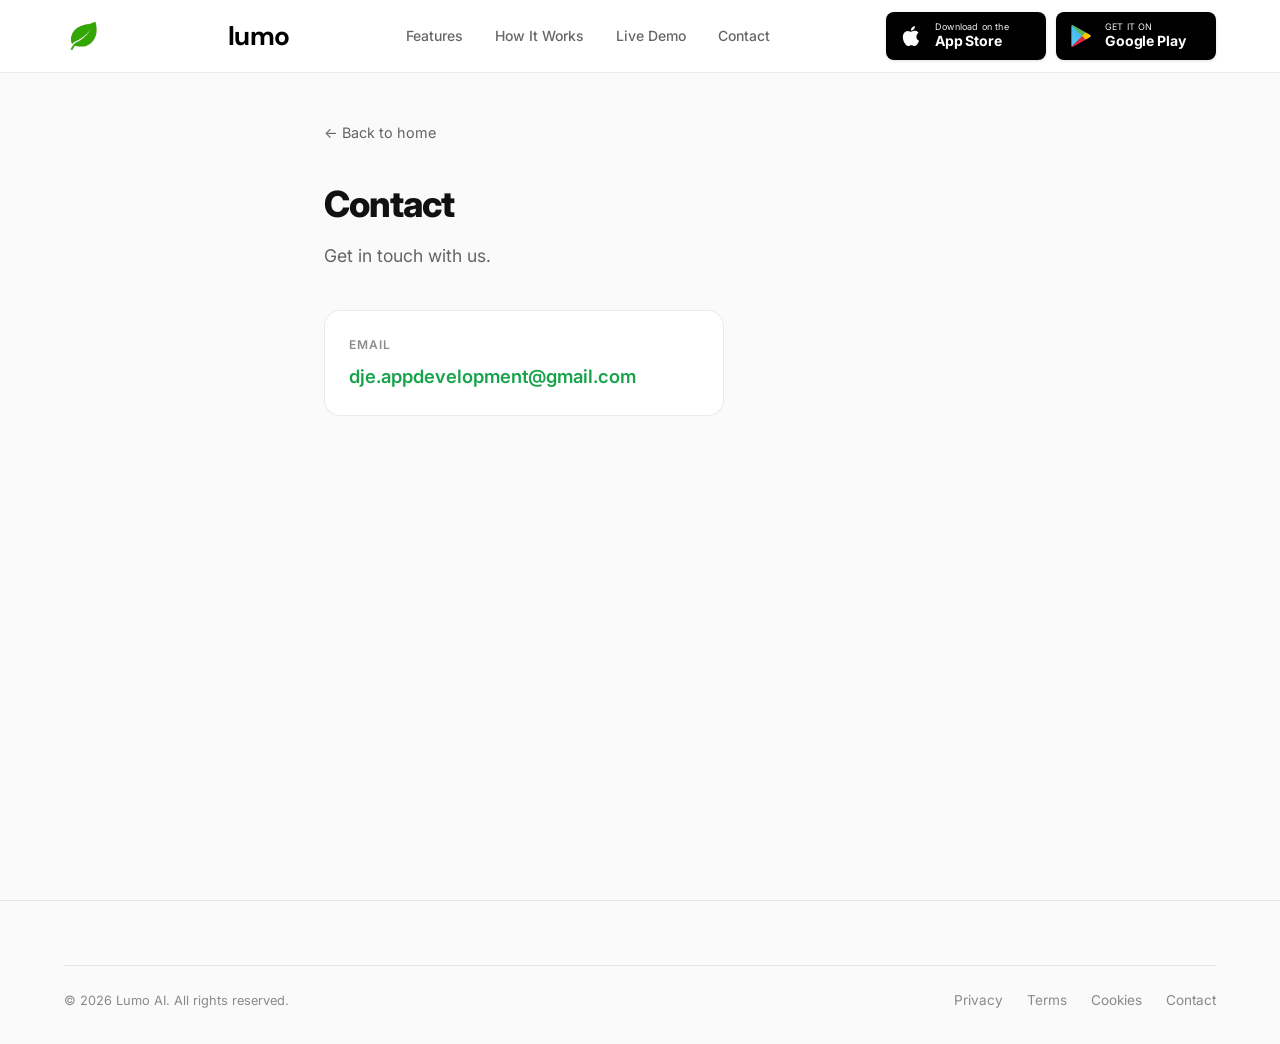
<file: contact.html>
<!DOCTYPE html>
<html lang="en">
<head>
  <meta charset="UTF-8" />
  <meta name="viewport" content="width=device-width, initial-scale=1.0" />
  <title>Contact | Lumo AI</title>
  <link rel="icon" type="image/svg+xml" href="data:image/svg+xml,<svg xmlns='http://www.w3.org/2000/svg' viewBox='0 0 100 100'><text y='.9em' font-size='90'>🔬</text></svg>" />
  <link rel="preconnect" href="https://fonts.googleapis.com" />
  <link rel="preconnect" href="https://fonts.gstatic.com" crossorigin />
  <link href="https://fonts.googleapis.com/css2?family=Inter:wght@300;400;500;600;700&family=DM+Sans:wght@600;700&display=swap" rel="stylesheet" />
  <link rel="stylesheet" href="styles.css" />
</head>
<body>
  <nav class="navbar scrolled" id="navbar">
    <div class="nav-container">
      <a href="index.html" class="nav-logo">
        <img src="assets/inapp_logo.png" alt="Lumo" class="nav-logo-img" />
        <span class="nav-logo-text">lumo</span>
      </a>
      <div class="nav-links">
        <a href="index.html#features">Features</a>
        <a href="index.html#how-it-works">How It Works</a>
        <a href="index.html#demo">Live Demo</a>
        <a href="contact.html">Contact</a>
      </div>
      <div class="nav-store-buttons">
        <a href="https://apps.apple.com/id/app/lumo-know-what-you-buy/id6758879492" target="_blank" rel="noopener noreferrer" class="store-btn store-btn-badge store-btn-apple store-btn-nav" aria-label="Download on the App Store">
          <span class="store-btn-icon"><svg viewBox="0 0 24 24" fill="currentColor"><path d="M18.71 19.5c-.83 1.24-1.71 2.45-3.05 2.47-1.34.03-1.77-.79-3.29-.79-1.53 0-2 .77-3.27.82-1.31.05-2.3-1.32-3.14-2.53C4.25 17 2.94 12.45 4.7 9.39c.87-1.52 2.43-2.48 4.12-2.51 1.28-.02 2.5.87 3.29.87.78 0 2.26-1.07 3.8-.91.65.03 2.47.26 3.64 1.98-.09.06-2.17 1.28-2.15 3.81.03 3.02 2.65 4.03 2.68 4.04-.03.07-.42 1.44-1.38 2.83M13 3.5c.73-.83 1.94-1.46 2.94-1.5.13 1.17-.34 2.35-1.04 3.19-.69.85-1.83 1.51-2.95 1.42-.15-1.15.41-2.35 1.05-3.11z"/></svg></span>
          <span class="store-btn-text"><span class="store-label">Download on the</span><span class="store-name">App Store</span></span>
        </a>
        <a href="#" class="store-btn store-btn-badge store-btn-play store-btn-nav" aria-label="Get it on Google Play">
          <span class="store-btn-icon store-btn-icon-play"><img src="assets/google-play-logo.png" alt="" width="22" height="22" /></span>
          <span class="store-btn-text"><span class="store-label">GET IT ON</span><span class="store-name">Google Play</span></span>
        </a>
      </div>
      <button class="nav-menu-btn" id="menuBtn" aria-label="Toggle menu">
        <span></span><span></span><span></span>
      </button>
    </div>
  </nav>
  <div class="mobile-menu" id="mobileMenu">
    <a href="index.html#features">Features</a>
    <a href="index.html#how-it-works">How It Works</a>
    <a href="index.html#demo">Live Demo</a>
    <a href="contact.html">Contact</a>
    <div class="mobile-store-buttons">
      <a href="https://apps.apple.com/id/app/lumo-know-what-you-buy/id6758879492" target="_blank" rel="noopener noreferrer" class="store-btn store-btn-badge store-btn-apple"><span class="store-btn-icon"><svg viewBox="0 0 24 24" fill="currentColor"><path d="M18.71 19.5c-.83 1.24-1.71 2.45-3.05 2.47-1.34.03-1.77-.79-3.29-.79-1.53 0-2 .77-3.27.82-1.31.05-2.3-1.32-3.14-2.53C4.25 17 2.94 12.45 4.7 9.39c.87-1.52 2.43-2.48 4.12-2.51 1.28-.02 2.5.87 3.29.87.78 0 2.26-1.07 3.8-.91.65.03 2.47.26 3.64 1.98-.09.06-2.17 1.28-2.15 3.81.03 3.02 2.65 4.03 2.68 4.04-.03.07-.42 1.44-1.38 2.83M13 3.5c.73-.83 1.94-1.46 2.94-1.5.13 1.17-.34 2.35-1.04 3.19-.69.85-1.83 1.51-2.95 1.42-.15-1.15.41-2.35 1.05-3.11z"/></svg></span><span class="store-btn-text"><span class="store-label">Download on the</span><span class="store-name">App Store</span></span></a>
      <a href="#" class="store-btn store-btn-badge store-btn-play"><span class="store-btn-icon store-btn-icon-play"><img src="assets/google-play-logo.png" alt="" width="26" height="26" /></span><span class="store-btn-text"><span class="store-label">GET IT ON</span><span class="store-name">Google Play</span></span></a>
    </div>
  </div>

  <main class="legal-page">
    <div class="legal-wrap">
      <a href="index.html" class="legal-back">← Back to home</a>
      <h1>Contact</h1>
      <p class="legal-lead">Get in touch with us.</p>
      <div class="contact-email">
        <span class="contact-label">Email</span>
        <a href="mailto:dje.appdevelopment@gmail.com" class="contact-link">dje.appdevelopment@gmail.com</a>
      </div>
    </div>
  </main>

  <footer class="footer footer-compact">
    <div class="container">
      <div class="footer-bottom">
        <span>&copy; 2026 Lumo AI. All rights reserved.</span>
        <div class="footer-links-inline">
          <a href="privacy-policy.html">Privacy</a>
          <a href="terms-of-service.html">Terms</a>
          <a href="cookie-policy.html">Cookies</a>
          <a href="contact.html">Contact</a>
        </div>
      </div>
    </div>
  </footer>
  <script>
    document.getElementById('menuBtn').addEventListener('click', function() {
      this.classList.toggle('active');
      document.getElementById('mobileMenu').classList.toggle('active');
      document.body.style.overflow = document.getElementById('mobileMenu').classList.contains('active') ? 'hidden' : '';
    });
    document.querySelectorAll('.mobile-menu a').forEach(function(a) {
      a.addEventListener('click', function() {
        document.getElementById('menuBtn').classList.remove('active');
        document.getElementById('mobileMenu').classList.remove('active');
        document.body.style.overflow = '';
      });
    });
  </script>
</body>
</html>
</file>
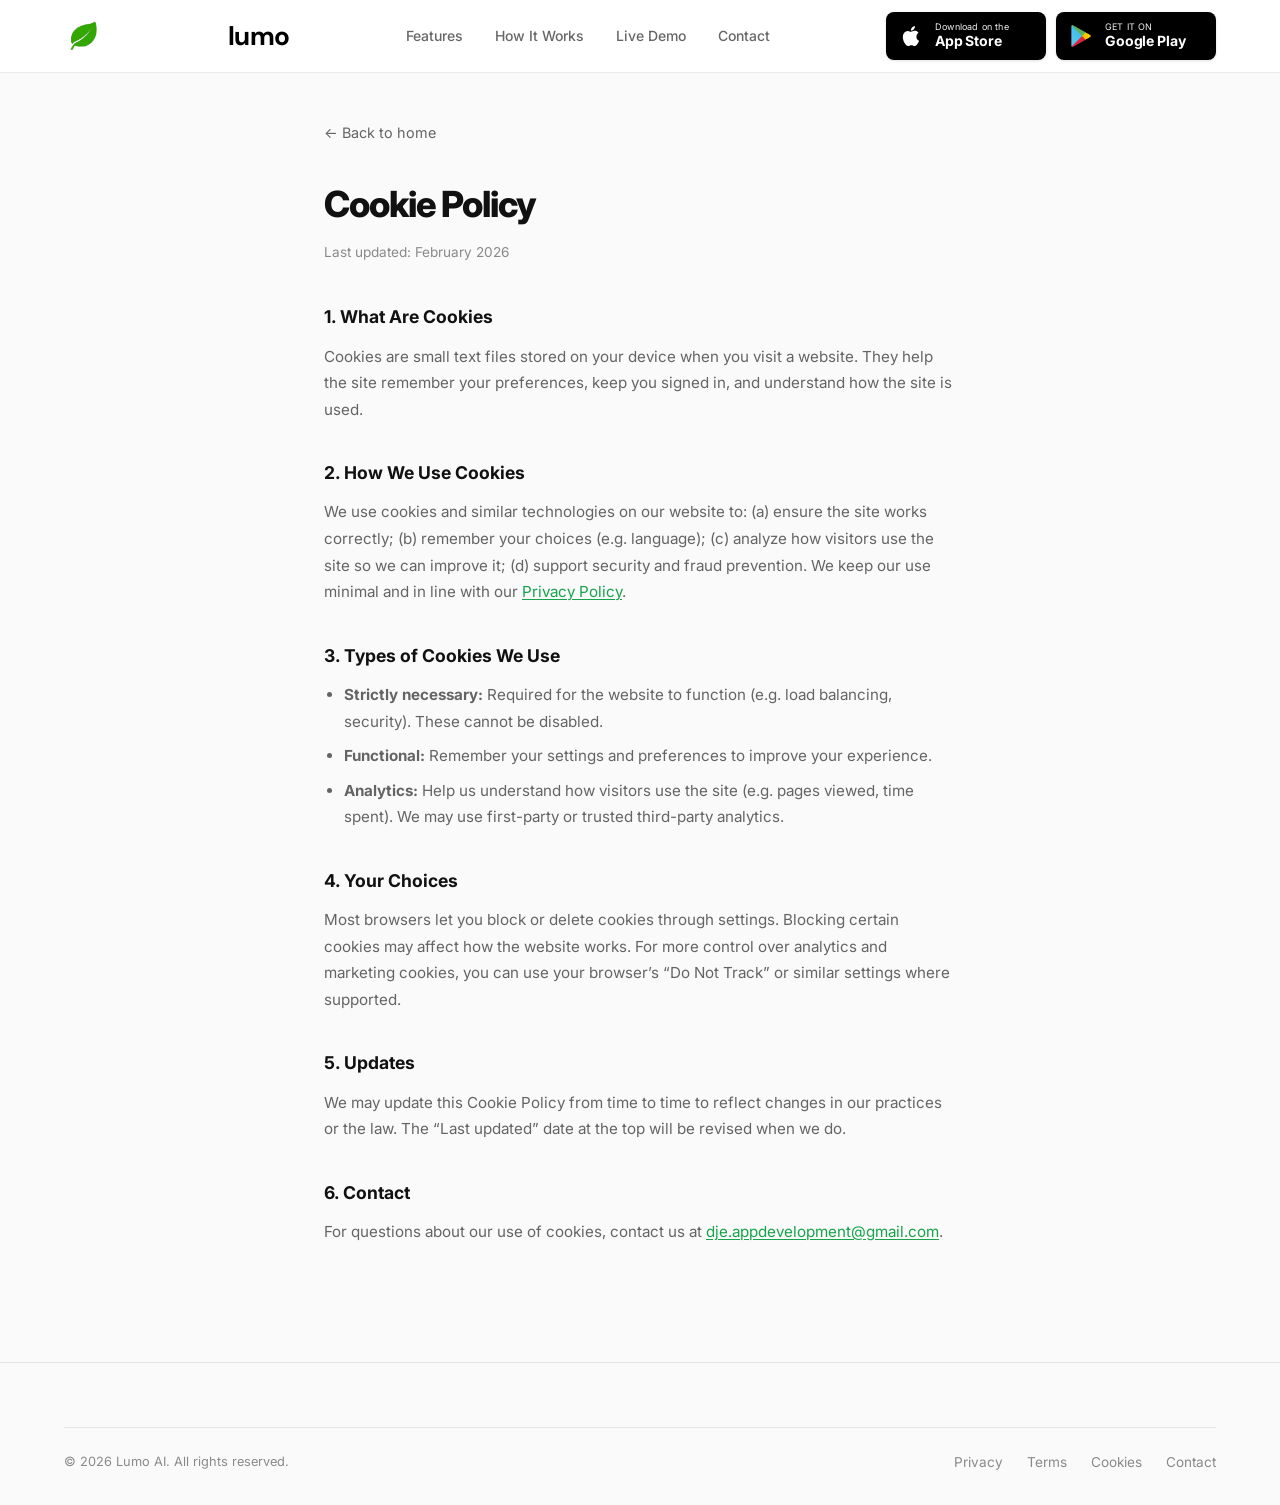
<file: cookie-policy.html>
<!DOCTYPE html>
<html lang="en">
<head>
  <meta charset="UTF-8" />
  <meta name="viewport" content="width=device-width, initial-scale=1.0" />
  <title>Cookie Policy | Lumo AI</title>
  <link rel="icon" type="image/svg+xml" href="data:image/svg+xml,<svg xmlns='http://www.w3.org/2000/svg' viewBox='0 0 100 100'><text y='.9em' font-size='90'>🔬</text></svg>" />
  <link rel="preconnect" href="https://fonts.googleapis.com" />
  <link rel="preconnect" href="https://fonts.gstatic.com" crossorigin />
  <link href="https://fonts.googleapis.com/css2?family=Inter:wght@300;400;500;600;700&family=DM+Sans:wght@600;700&display=swap" rel="stylesheet" />
  <link rel="stylesheet" href="styles.css" />
</head>
<body>
  <nav class="navbar scrolled" id="navbar">
    <div class="nav-container">
      <a href="index.html" class="nav-logo">
        <img src="assets/inapp_logo.png" alt="Lumo" class="nav-logo-img" />
        <span class="nav-logo-text">lumo</span>
      </a>
      <div class="nav-links">
        <a href="index.html#features">Features</a>
        <a href="index.html#how-it-works">How It Works</a>
        <a href="index.html#demo">Live Demo</a>
        <a href="contact.html">Contact</a>
      </div>
      <div class="nav-store-buttons">
        <a href="https://apps.apple.com/id/app/lumo-know-what-you-buy/id6758879492" target="_blank" rel="noopener noreferrer" class="store-btn store-btn-badge store-btn-apple store-btn-nav" aria-label="Download on the App Store">
          <span class="store-btn-icon"><svg viewBox="0 0 24 24" fill="currentColor"><path d="M18.71 19.5c-.83 1.24-1.71 2.45-3.05 2.47-1.34.03-1.77-.79-3.29-.79-1.53 0-2 .77-3.27.82-1.31.05-2.3-1.32-3.14-2.53C4.25 17 2.94 12.45 4.7 9.39c.87-1.52 2.43-2.48 4.12-2.51 1.28-.02 2.5.87 3.29.87.78 0 2.26-1.07 3.8-.91.65.03 2.47.26 3.64 1.98-.09.06-2.17 1.28-2.15 3.81.03 3.02 2.65 4.03 2.68 4.04-.03.07-.42 1.44-1.38 2.83M13 3.5c.73-.83 1.94-1.46 2.94-1.5.13 1.17-.34 2.35-1.04 3.19-.69.85-1.83 1.51-2.95 1.42-.15-1.15.41-2.35 1.05-3.11z"/></svg></span>
          <span class="store-btn-text"><span class="store-label">Download on the</span><span class="store-name">App Store</span></span>
        </a>
        <a href="#" class="store-btn store-btn-badge store-btn-play store-btn-nav" aria-label="Get it on Google Play">
          <span class="store-btn-icon store-btn-icon-play"><img src="assets/google-play-logo.png" alt="" width="22" height="22" /></span>
          <span class="store-btn-text"><span class="store-label">GET IT ON</span><span class="store-name">Google Play</span></span>
        </a>
      </div>
      <button class="nav-menu-btn" id="menuBtn" aria-label="Toggle menu">
        <span></span><span></span><span></span>
      </button>
    </div>
  </nav>
  <div class="mobile-menu" id="mobileMenu">
    <a href="index.html#features">Features</a>
    <a href="index.html#how-it-works">How It Works</a>
    <a href="index.html#demo">Live Demo</a>
    <a href="contact.html">Contact</a>
    <div class="mobile-store-buttons">
      <a href="https://apps.apple.com/id/app/lumo-know-what-you-buy/id6758879492" target="_blank" rel="noopener noreferrer" class="store-btn store-btn-badge store-btn-apple"><span class="store-btn-icon"><svg viewBox="0 0 24 24" fill="currentColor"><path d="M18.71 19.5c-.83 1.24-1.71 2.45-3.05 2.47-1.34.03-1.77-.79-3.29-.79-1.53 0-2 .77-3.27.82-1.31.05-2.3-1.32-3.14-2.53C4.25 17 2.94 12.45 4.7 9.39c.87-1.52 2.43-2.48 4.12-2.51 1.28-.02 2.5.87 3.29.87.78 0 2.26-1.07 3.8-.91.65.03 2.47.26 3.64 1.98-.09.06-2.17 1.28-2.15 3.81.03 3.02 2.65 4.03 2.68 4.04-.03.07-.42 1.44-1.38 2.83M13 3.5c.73-.83 1.94-1.46 2.94-1.5.13 1.17-.34 2.35-1.04 3.19-.69.85-1.83 1.51-2.95 1.42-.15-1.15.41-2.35 1.05-3.11z"/></svg></span><span class="store-btn-text"><span class="store-label">Download on the</span><span class="store-name">App Store</span></span></a>
      <a href="#" class="store-btn store-btn-badge store-btn-play"><span class="store-btn-icon store-btn-icon-play"><img src="assets/google-play-logo.png" alt="" width="26" height="26" /></span><span class="store-btn-text"><span class="store-label">GET IT ON</span><span class="store-name">Google Play</span></span></a>
    </div>
  </div>

  <main class="legal-page">
    <div class="legal-wrap">
      <a href="index.html" class="legal-back">← Back to home</a>
      <h1>Cookie Policy</h1>
      <p class="legal-updated">Last updated: February 2026</p>

      <section class="legal-section">
        <h2>1. What Are Cookies</h2>
        <p>Cookies are small text files stored on your device when you visit a website. They help the site remember your preferences, keep you signed in, and understand how the site is used.</p>
      </section>

      <section class="legal-section">
        <h2>2. How We Use Cookies</h2>
        <p>We use cookies and similar technologies on our website to: (a) ensure the site works correctly; (b) remember your choices (e.g. language); (c) analyze how visitors use the site so we can improve it; (d) support security and fraud prevention. We keep our use minimal and in line with our <a href="privacy-policy.html">Privacy Policy</a>.</p>
      </section>

      <section class="legal-section">
        <h2>3. Types of Cookies We Use</h2>
        <ul class="legal-list">
          <li><strong>Strictly necessary:</strong> Required for the website to function (e.g. load balancing, security). These cannot be disabled.</li>
          <li><strong>Functional:</strong> Remember your settings and preferences to improve your experience.</li>
          <li><strong>Analytics:</strong> Help us understand how visitors use the site (e.g. pages viewed, time spent). We may use first-party or trusted third-party analytics.</li>
        </ul>
      </section>

      <section class="legal-section">
        <h2>4. Your Choices</h2>
        <p>Most browsers let you block or delete cookies through settings. Blocking certain cookies may affect how the website works. For more control over analytics and marketing cookies, you can use your browser’s “Do Not Track” or similar settings where supported.</p>
      </section>

      <section class="legal-section">
        <h2>5. Updates</h2>
        <p>We may update this Cookie Policy from time to time to reflect changes in our practices or the law. The “Last updated” date at the top will be revised when we do.</p>
      </section>

      <section class="legal-section">
        <h2>6. Contact</h2>
        <p>For questions about our use of cookies, contact us at <a href="mailto:dje.appdevelopment@gmail.com">dje.appdevelopment@gmail.com</a>.</p>
      </section>
    </div>
  </main>

  <footer class="footer footer-compact">
    <div class="container">
      <div class="footer-bottom">
        <span>&copy; 2026 Lumo AI. All rights reserved.</span>
        <div class="footer-links-inline">
          <a href="privacy-policy.html">Privacy</a>
          <a href="terms-of-service.html">Terms</a>
          <a href="cookie-policy.html">Cookies</a>
          <a href="contact.html">Contact</a>
        </div>
      </div>
    </div>
  </footer>
  <script>
    document.getElementById('menuBtn').addEventListener('click', function() {
      this.classList.toggle('active');
      document.getElementById('mobileMenu').classList.toggle('active');
      document.body.style.overflow = document.getElementById('mobileMenu').classList.contains('active') ? 'hidden' : '';
    });
    document.querySelectorAll('.mobile-menu a').forEach(function(a) {
      a.addEventListener('click', function() {
        document.getElementById('menuBtn').classList.remove('active');
        document.getElementById('mobileMenu').classList.remove('active');
        document.body.style.overflow = '';
      });
    });
  </script>
</body>
</html>
</file>
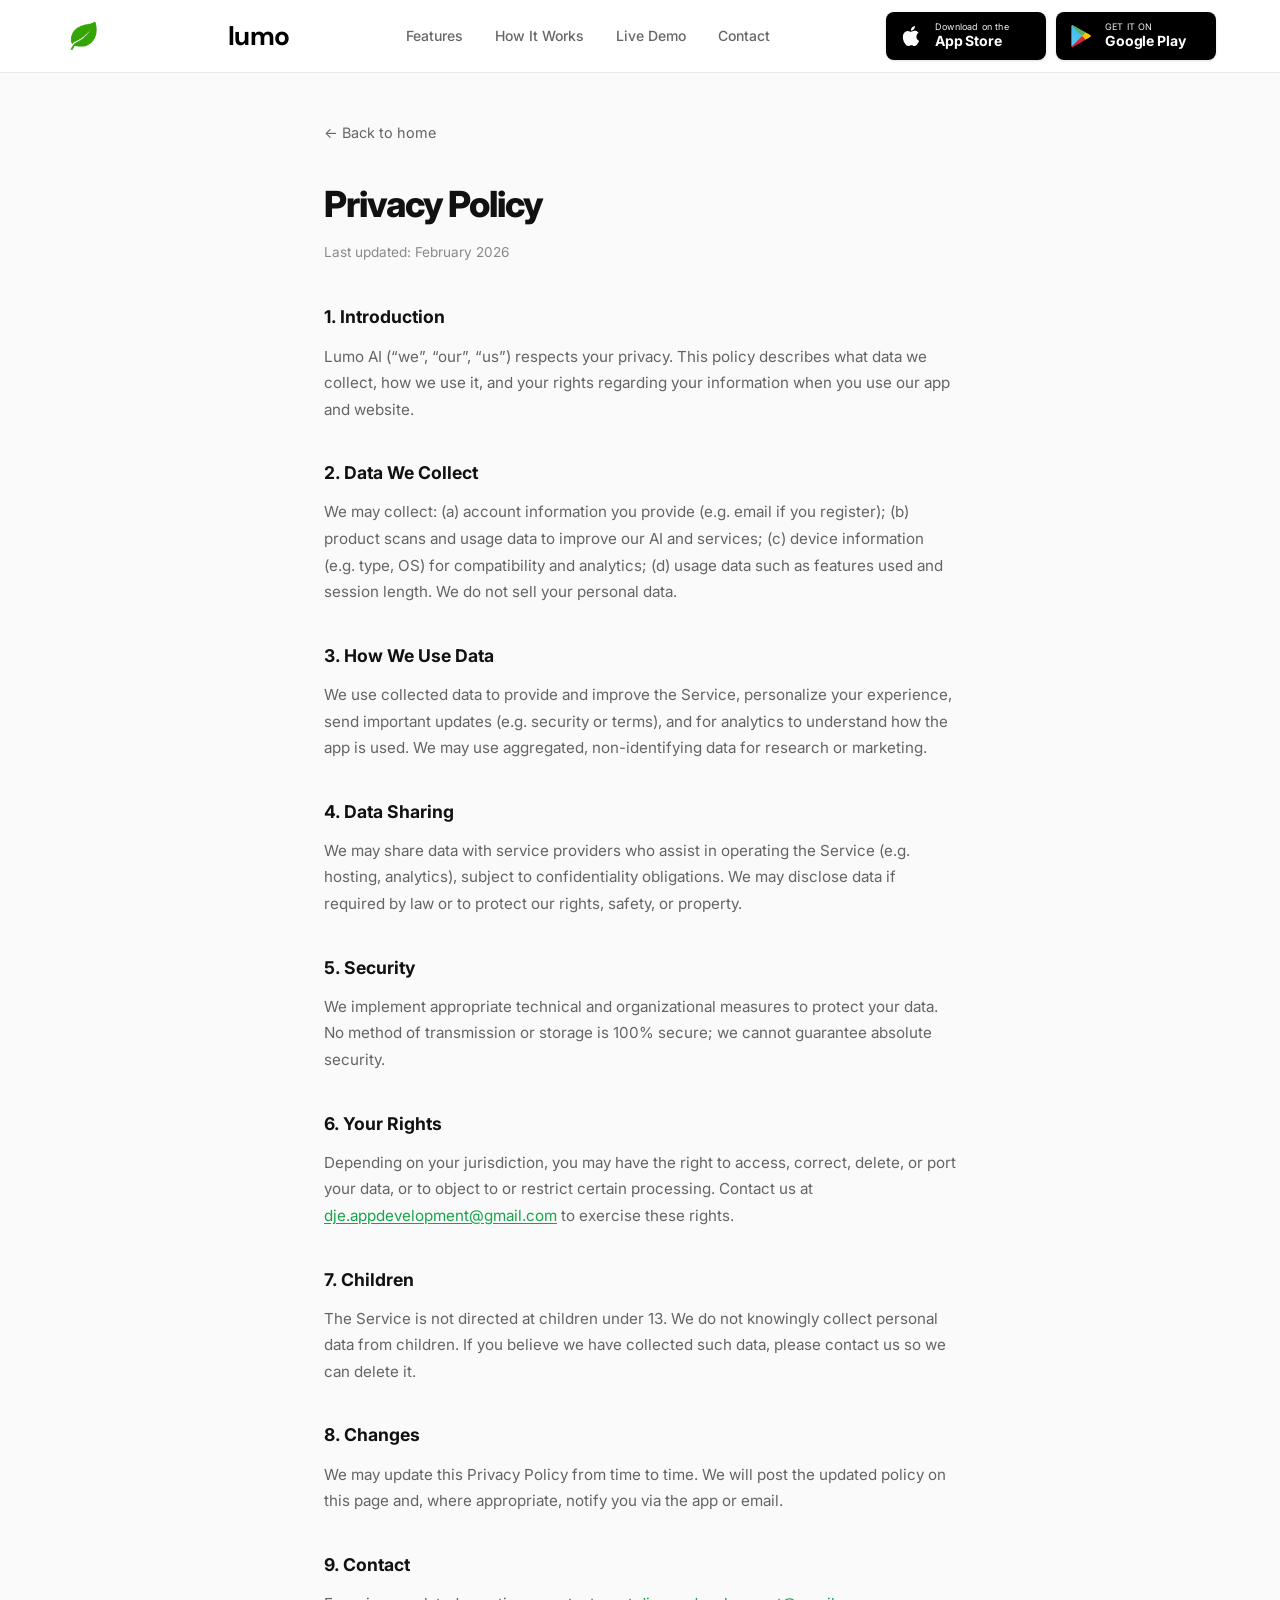
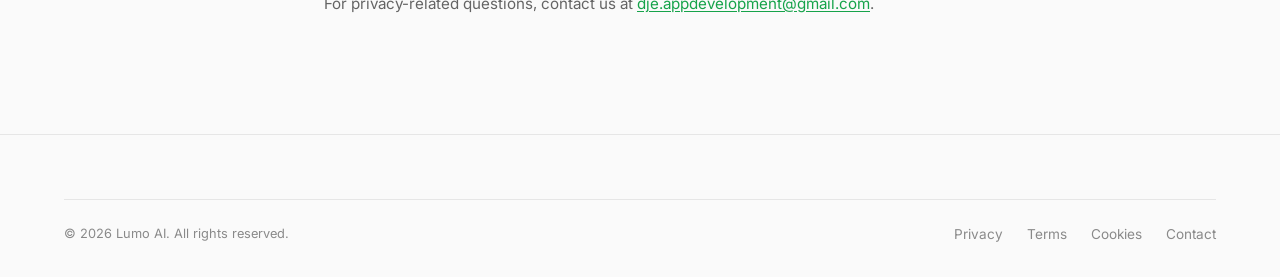
<file: privacy-policy.html>
<!DOCTYPE html>
<html lang="en">
<head>
  <meta charset="UTF-8" />
  <meta name="viewport" content="width=device-width, initial-scale=1.0" />
  <title>Privacy Policy | Lumo AI</title>
  <link rel="icon" type="image/svg+xml" href="data:image/svg+xml,<svg xmlns='http://www.w3.org/2000/svg' viewBox='0 0 100 100'><text y='.9em' font-size='90'>🔬</text></svg>" />
  <link rel="preconnect" href="https://fonts.googleapis.com" />
  <link rel="preconnect" href="https://fonts.gstatic.com" crossorigin />
  <link href="https://fonts.googleapis.com/css2?family=Inter:wght@300;400;500;600;700&family=DM+Sans:wght@600;700&display=swap" rel="stylesheet" />
  <link rel="stylesheet" href="styles.css" />
</head>
<body>
  <nav class="navbar scrolled" id="navbar">
    <div class="nav-container">
      <a href="index.html" class="nav-logo">
        <img src="assets/inapp_logo.png" alt="Lumo" class="nav-logo-img" />
        <span class="nav-logo-text">lumo</span>
      </a>
      <div class="nav-links">
        <a href="index.html#features">Features</a>
        <a href="index.html#how-it-works">How It Works</a>
        <a href="index.html#demo">Live Demo</a>
        <a href="contact.html">Contact</a>
      </div>
      <div class="nav-store-buttons">
        <a href="https://apps.apple.com/id/app/lumo-know-what-you-buy/id6758879492" target="_blank" rel="noopener noreferrer" class="store-btn store-btn-badge store-btn-apple store-btn-nav" aria-label="Download on the App Store">
          <span class="store-btn-icon"><svg viewBox="0 0 24 24" fill="currentColor"><path d="M18.71 19.5c-.83 1.24-1.71 2.45-3.05 2.47-1.34.03-1.77-.79-3.29-.79-1.53 0-2 .77-3.27.82-1.31.05-2.3-1.32-3.14-2.53C4.25 17 2.94 12.45 4.7 9.39c.87-1.52 2.43-2.48 4.12-2.51 1.28-.02 2.5.87 3.29.87.78 0 2.26-1.07 3.8-.91.65.03 2.47.26 3.64 1.98-.09.06-2.17 1.28-2.15 3.81.03 3.02 2.65 4.03 2.68 4.04-.03.07-.42 1.44-1.38 2.83M13 3.5c.73-.83 1.94-1.46 2.94-1.5.13 1.17-.34 2.35-1.04 3.19-.69.85-1.83 1.51-2.95 1.42-.15-1.15.41-2.35 1.05-3.11z"/></svg></span>
          <span class="store-btn-text"><span class="store-label">Download on the</span><span class="store-name">App Store</span></span>
        </a>
        <a href="#" class="store-btn store-btn-badge store-btn-play store-btn-nav" aria-label="Get it on Google Play">
          <span class="store-btn-icon store-btn-icon-play"><img src="assets/google-play-logo.png" alt="" width="22" height="22" /></span>
          <span class="store-btn-text"><span class="store-label">GET IT ON</span><span class="store-name">Google Play</span></span>
        </a>
      </div>
      <button class="nav-menu-btn" id="menuBtn" aria-label="Toggle menu">
        <span></span><span></span><span></span>
      </button>
    </div>
  </nav>
  <div class="mobile-menu" id="mobileMenu">
    <a href="index.html#features">Features</a>
    <a href="index.html#how-it-works">How It Works</a>
    <a href="index.html#demo">Live Demo</a>
    <a href="contact.html">Contact</a>
    <div class="mobile-store-buttons">
      <a href="https://apps.apple.com/id/app/lumo-know-what-you-buy/id6758879492" target="_blank" rel="noopener noreferrer" class="store-btn store-btn-badge store-btn-apple"><span class="store-btn-icon"><svg viewBox="0 0 24 24" fill="currentColor"><path d="M18.71 19.5c-.83 1.24-1.71 2.45-3.05 2.47-1.34.03-1.77-.79-3.29-.79-1.53 0-2 .77-3.27.82-1.31.05-2.3-1.32-3.14-2.53C4.25 17 2.94 12.45 4.7 9.39c.87-1.52 2.43-2.48 4.12-2.51 1.28-.02 2.5.87 3.29.87.78 0 2.26-1.07 3.8-.91.65.03 2.47.26 3.64 1.98-.09.06-2.17 1.28-2.15 3.81.03 3.02 2.65 4.03 2.68 4.04-.03.07-.42 1.44-1.38 2.83M13 3.5c.73-.83 1.94-1.46 2.94-1.5.13 1.17-.34 2.35-1.04 3.19-.69.85-1.83 1.51-2.95 1.42-.15-1.15.41-2.35 1.05-3.11z"/></svg></span><span class="store-btn-text"><span class="store-label">Download on the</span><span class="store-name">App Store</span></span></a>
      <a href="#" class="store-btn store-btn-badge store-btn-play"><span class="store-btn-icon store-btn-icon-play"><img src="assets/google-play-logo.png" alt="" width="26" height="26" /></span><span class="store-btn-text"><span class="store-label">GET IT ON</span><span class="store-name">Google Play</span></span></a>
    </div>
  </div>

  <main class="legal-page">
    <div class="legal-wrap">
      <a href="index.html" class="legal-back">← Back to home</a>
      <h1>Privacy Policy</h1>
      <p class="legal-updated">Last updated: February 2026</p>

      <section class="legal-section">
        <h2>1. Introduction</h2>
        <p>Lumo AI (“we”, “our”, “us”) respects your privacy. This policy describes what data we collect, how we use it, and your rights regarding your information when you use our app and website.</p>
      </section>

      <section class="legal-section">
        <h2>2. Data We Collect</h2>
        <p>We may collect: (a) account information you provide (e.g. email if you register); (b) product scans and usage data to improve our AI and services; (c) device information (e.g. type, OS) for compatibility and analytics; (d) usage data such as features used and session length. We do not sell your personal data.</p>
      </section>

      <section class="legal-section">
        <h2>3. How We Use Data</h2>
        <p>We use collected data to provide and improve the Service, personalize your experience, send important updates (e.g. security or terms), and for analytics to understand how the app is used. We may use aggregated, non-identifying data for research or marketing.</p>
      </section>

      <section class="legal-section">
        <h2>4. Data Sharing</h2>
        <p>We may share data with service providers who assist in operating the Service (e.g. hosting, analytics), subject to confidentiality obligations. We may disclose data if required by law or to protect our rights, safety, or property.</p>
      </section>

      <section class="legal-section">
        <h2>5. Security</h2>
        <p>We implement appropriate technical and organizational measures to protect your data. No method of transmission or storage is 100% secure; we cannot guarantee absolute security.</p>
      </section>

      <section class="legal-section">
        <h2>6. Your Rights</h2>
        <p>Depending on your jurisdiction, you may have the right to access, correct, delete, or port your data, or to object to or restrict certain processing. Contact us at <a href="mailto:dje.appdevelopment@gmail.com">dje.appdevelopment@gmail.com</a> to exercise these rights.</p>
      </section>

      <section class="legal-section">
        <h2>7. Children</h2>
        <p>The Service is not directed at children under 13. We do not knowingly collect personal data from children. If you believe we have collected such data, please contact us so we can delete it.</p>
      </section>

      <section class="legal-section">
        <h2>8. Changes</h2>
        <p>We may update this Privacy Policy from time to time. We will post the updated policy on this page and, where appropriate, notify you via the app or email.</p>
      </section>

      <section class="legal-section">
        <h2>9. Contact</h2>
        <p>For privacy-related questions, contact us at <a href="mailto:dje.appdevelopment@gmail.com">dje.appdevelopment@gmail.com</a>.</p>
      </section>
    </div>
  </main>

  <footer class="footer footer-compact">
    <div class="container">
      <div class="footer-bottom">
        <span>&copy; 2026 Lumo AI. All rights reserved.</span>
        <div class="footer-links-inline">
          <a href="privacy-policy.html">Privacy</a>
          <a href="terms-of-service.html">Terms</a>
          <a href="cookie-policy.html">Cookies</a>
          <a href="contact.html">Contact</a>
        </div>
      </div>
    </div>
  </footer>
  <script>
    document.getElementById('menuBtn').addEventListener('click', function() {
      this.classList.toggle('active');
      document.getElementById('mobileMenu').classList.toggle('active');
      document.body.style.overflow = document.getElementById('mobileMenu').classList.contains('active') ? 'hidden' : '';
    });
    document.querySelectorAll('.mobile-menu a').forEach(function(a) {
      a.addEventListener('click', function() {
        document.getElementById('menuBtn').classList.remove('active');
        document.getElementById('mobileMenu').classList.remove('active');
        document.body.style.overflow = '';
      });
    });
  </script>
</body>
</html>
</file>
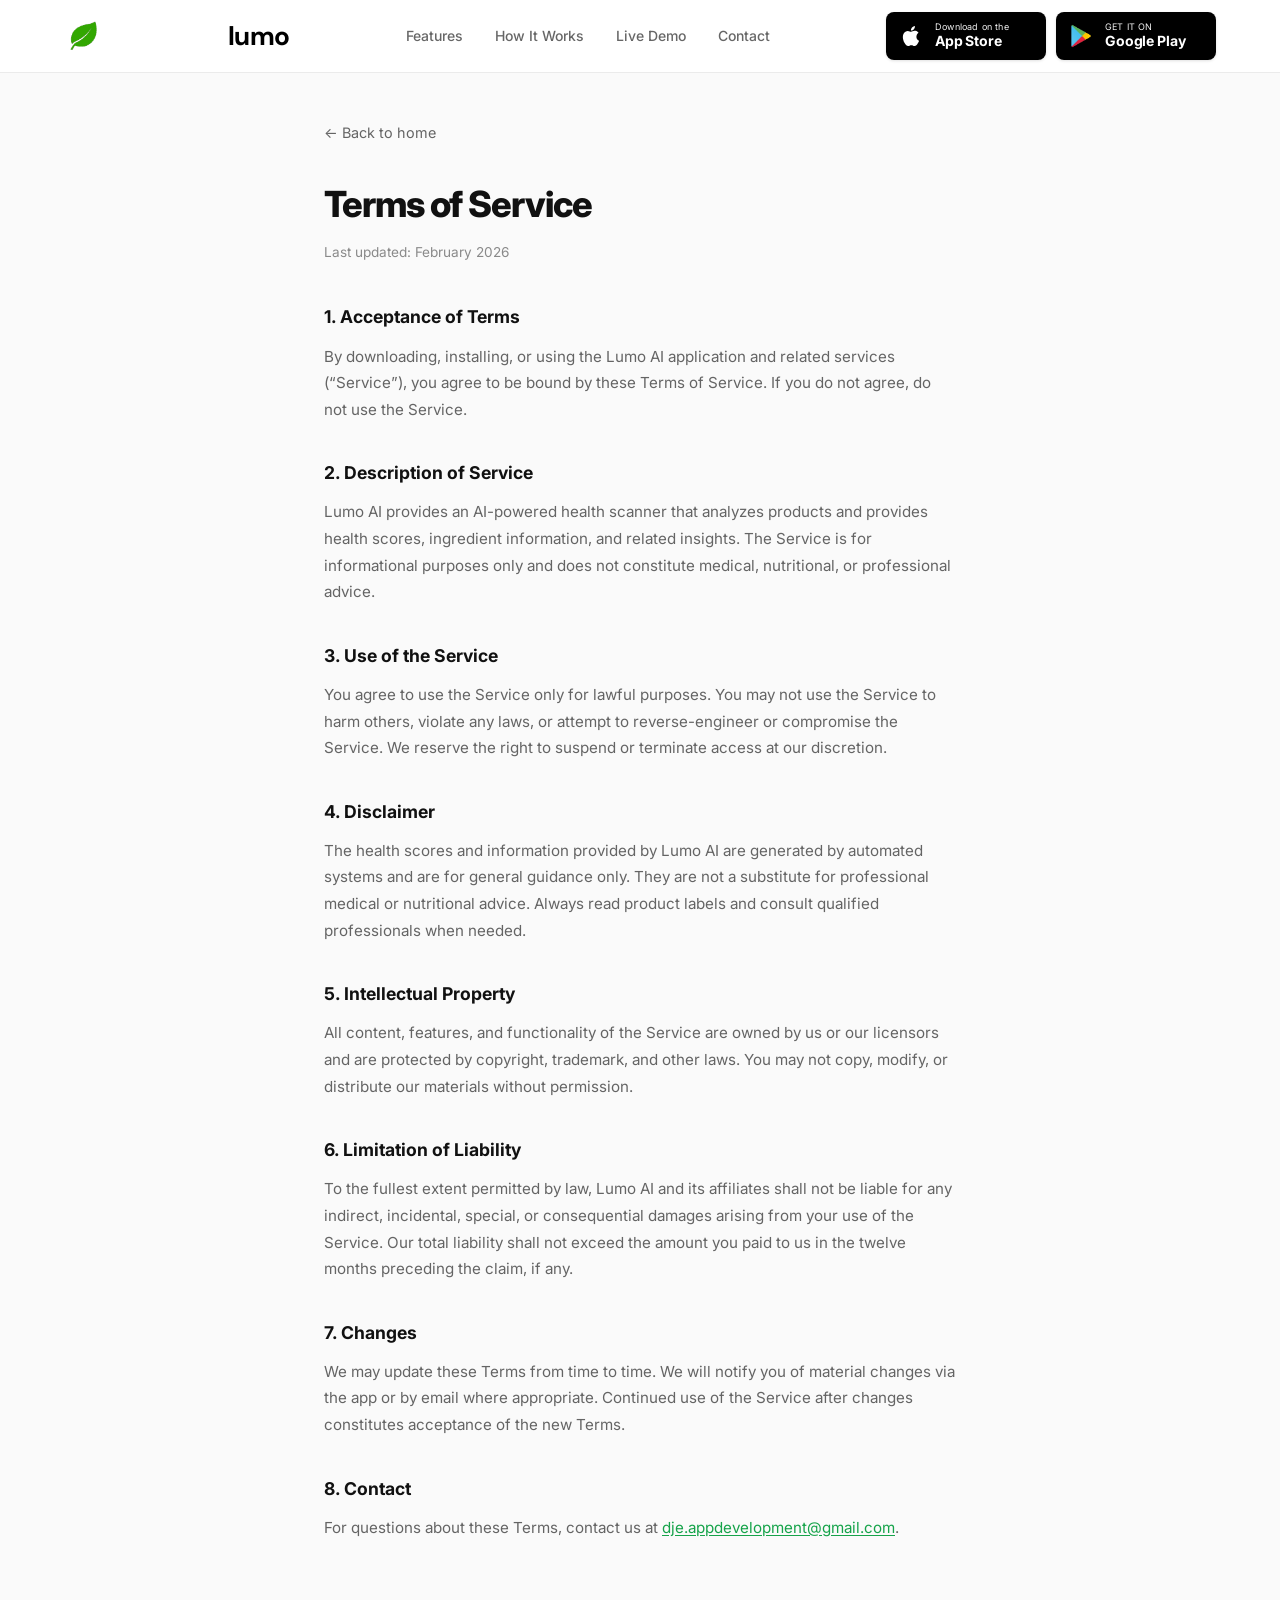
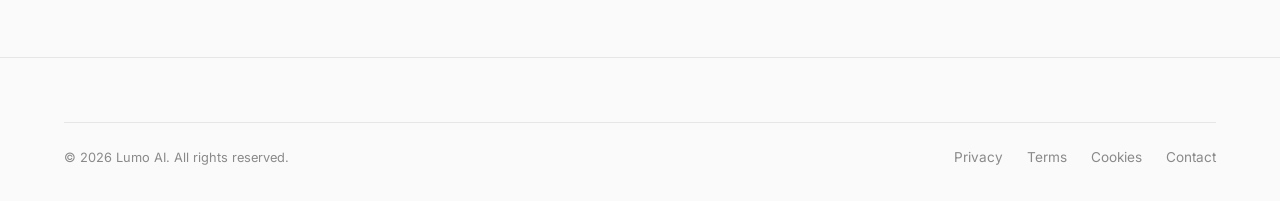
<file: terms-of-service.html>
<!DOCTYPE html>
<html lang="en">
<head>
  <meta charset="UTF-8" />
  <meta name="viewport" content="width=device-width, initial-scale=1.0" />
  <title>Terms of Service | Lumo AI</title>
  <link rel="icon" type="image/svg+xml" href="data:image/svg+xml,<svg xmlns='http://www.w3.org/2000/svg' viewBox='0 0 100 100'><text y='.9em' font-size='90'>🔬</text></svg>" />
  <link rel="preconnect" href="https://fonts.googleapis.com" />
  <link rel="preconnect" href="https://fonts.gstatic.com" crossorigin />
  <link href="https://fonts.googleapis.com/css2?family=Inter:wght@300;400;500;600;700&family=DM+Sans:wght@600;700&display=swap" rel="stylesheet" />
  <link rel="stylesheet" href="styles.css" />
</head>
<body>
  <nav class="navbar scrolled" id="navbar">
    <div class="nav-container">
      <a href="index.html" class="nav-logo">
        <img src="assets/inapp_logo.png" alt="Lumo" class="nav-logo-img" />
        <span class="nav-logo-text">lumo</span>
      </a>
      <div class="nav-links">
        <a href="index.html#features">Features</a>
        <a href="index.html#how-it-works">How It Works</a>
        <a href="index.html#demo">Live Demo</a>
        <a href="contact.html">Contact</a>
      </div>
      <div class="nav-store-buttons">
        <a href="https://apps.apple.com/id/app/lumo-know-what-you-buy/id6758879492" target="_blank" rel="noopener noreferrer" class="store-btn store-btn-badge store-btn-apple store-btn-nav" aria-label="Download on the App Store">
          <span class="store-btn-icon"><svg viewBox="0 0 24 24" fill="currentColor"><path d="M18.71 19.5c-.83 1.24-1.71 2.45-3.05 2.47-1.34.03-1.77-.79-3.29-.79-1.53 0-2 .77-3.27.82-1.31.05-2.3-1.32-3.14-2.53C4.25 17 2.94 12.45 4.7 9.39c.87-1.52 2.43-2.48 4.12-2.51 1.28-.02 2.5.87 3.29.87.78 0 2.26-1.07 3.8-.91.65.03 2.47.26 3.64 1.98-.09.06-2.17 1.28-2.15 3.81.03 3.02 2.65 4.03 2.68 4.04-.03.07-.42 1.44-1.38 2.83M13 3.5c.73-.83 1.94-1.46 2.94-1.5.13 1.17-.34 2.35-1.04 3.19-.69.85-1.83 1.51-2.95 1.42-.15-1.15.41-2.35 1.05-3.11z"/></svg></span>
          <span class="store-btn-text"><span class="store-label">Download on the</span><span class="store-name">App Store</span></span>
        </a>
        <a href="#" class="store-btn store-btn-badge store-btn-play store-btn-nav" aria-label="Get it on Google Play">
          <span class="store-btn-icon store-btn-icon-play"><img src="assets/google-play-logo.png" alt="" width="22" height="22" /></span>
          <span class="store-btn-text"><span class="store-label">GET IT ON</span><span class="store-name">Google Play</span></span>
        </a>
      </div>
      <button class="nav-menu-btn" id="menuBtn" aria-label="Toggle menu">
        <span></span><span></span><span></span>
      </button>
    </div>
  </nav>
  <div class="mobile-menu" id="mobileMenu">
    <a href="index.html#features">Features</a>
    <a href="index.html#how-it-works">How It Works</a>
    <a href="index.html#demo">Live Demo</a>
    <a href="contact.html">Contact</a>
    <div class="mobile-store-buttons">
      <a href="https://apps.apple.com/id/app/lumo-know-what-you-buy/id6758879492" target="_blank" rel="noopener noreferrer" class="store-btn store-btn-badge store-btn-apple"><span class="store-btn-icon"><svg viewBox="0 0 24 24" fill="currentColor"><path d="M18.71 19.5c-.83 1.24-1.71 2.45-3.05 2.47-1.34.03-1.77-.79-3.29-.79-1.53 0-2 .77-3.27.82-1.31.05-2.3-1.32-3.14-2.53C4.25 17 2.94 12.45 4.7 9.39c.87-1.52 2.43-2.48 4.12-2.51 1.28-.02 2.5.87 3.29.87.78 0 2.26-1.07 3.8-.91.65.03 2.47.26 3.64 1.98-.09.06-2.17 1.28-2.15 3.81.03 3.02 2.65 4.03 2.68 4.04-.03.07-.42 1.44-1.38 2.83M13 3.5c.73-.83 1.94-1.46 2.94-1.5.13 1.17-.34 2.35-1.04 3.19-.69.85-1.83 1.51-2.95 1.42-.15-1.15.41-2.35 1.05-3.11z"/></svg></span><span class="store-btn-text"><span class="store-label">Download on the</span><span class="store-name">App Store</span></span></a>
      <a href="#" class="store-btn store-btn-badge store-btn-play"><span class="store-btn-icon store-btn-icon-play"><img src="assets/google-play-logo.png" alt="" width="26" height="26" /></span><span class="store-btn-text"><span class="store-label">GET IT ON</span><span class="store-name">Google Play</span></span></a>
    </div>
  </div>

  <main class="legal-page">
    <div class="legal-wrap">
      <a href="index.html" class="legal-back">← Back to home</a>
      <h1>Terms of Service</h1>
      <p class="legal-updated">Last updated: February 2026</p>

      <section class="legal-section">
        <h2>1. Acceptance of Terms</h2>
        <p>By downloading, installing, or using the Lumo AI application and related services (“Service”), you agree to be bound by these Terms of Service. If you do not agree, do not use the Service.</p>
      </section>

      <section class="legal-section">
        <h2>2. Description of Service</h2>
        <p>Lumo AI provides an AI-powered health scanner that analyzes products and provides health scores, ingredient information, and related insights. The Service is for informational purposes only and does not constitute medical, nutritional, or professional advice.</p>
      </section>

      <section class="legal-section">
        <h2>3. Use of the Service</h2>
        <p>You agree to use the Service only for lawful purposes. You may not use the Service to harm others, violate any laws, or attempt to reverse-engineer or compromise the Service. We reserve the right to suspend or terminate access at our discretion.</p>
      </section>

      <section class="legal-section">
        <h2>4. Disclaimer</h2>
        <p>The health scores and information provided by Lumo AI are generated by automated systems and are for general guidance only. They are not a substitute for professional medical or nutritional advice. Always read product labels and consult qualified professionals when needed.</p>
      </section>

      <section class="legal-section">
        <h2>5. Intellectual Property</h2>
        <p>All content, features, and functionality of the Service are owned by us or our licensors and are protected by copyright, trademark, and other laws. You may not copy, modify, or distribute our materials without permission.</p>
      </section>

      <section class="legal-section">
        <h2>6. Limitation of Liability</h2>
        <p>To the fullest extent permitted by law, Lumo AI and its affiliates shall not be liable for any indirect, incidental, special, or consequential damages arising from your use of the Service. Our total liability shall not exceed the amount you paid to us in the twelve months preceding the claim, if any.</p>
      </section>

      <section class="legal-section">
        <h2>7. Changes</h2>
        <p>We may update these Terms from time to time. We will notify you of material changes via the app or by email where appropriate. Continued use of the Service after changes constitutes acceptance of the new Terms.</p>
      </section>

      <section class="legal-section">
        <h2>8. Contact</h2>
        <p>For questions about these Terms, contact us at <a href="mailto:dje.appdevelopment@gmail.com">dje.appdevelopment@gmail.com</a>.</p>
      </section>
    </div>
  </main>

  <footer class="footer footer-compact">
    <div class="container">
      <div class="footer-bottom">
        <span>&copy; 2026 Lumo AI. All rights reserved.</span>
        <div class="footer-links-inline">
          <a href="privacy-policy.html">Privacy</a>
          <a href="terms-of-service.html">Terms</a>
          <a href="cookie-policy.html">Cookies</a>
          <a href="contact.html">Contact</a>
        </div>
      </div>
    </div>
  </footer>
  <script>
    document.getElementById('menuBtn').addEventListener('click', function() {
      this.classList.toggle('active');
      document.getElementById('mobileMenu').classList.toggle('active');
      document.body.style.overflow = document.getElementById('mobileMenu').classList.contains('active') ? 'hidden' : '';
    });
    document.querySelectorAll('.mobile-menu a').forEach(function(a) {
      a.addEventListener('click', function() {
        document.getElementById('menuBtn').classList.remove('active');
        document.getElementById('mobileMenu').classList.remove('active');
        document.body.style.overflow = '';
      });
    });
  </script>
</body>
</html>
</file>
<file: styles.css>
/* ========================================
   Lumo AI | Global Styles
   White mode, clean, minimal
   ======================================== */

*, *::before, *::after {
  margin: 0;
  padding: 0;
  box-sizing: border-box;
}

:root {
  --bg: #fafafa;
  --bg-card: rgba(255, 255, 255, 0.9);
  --bg-card-hover: #ffffff;
  --border: rgba(0, 0, 0, 0.08);
  --border-hover: rgba(0, 0, 0, 0.15);
  --text: #111111;
  --text-secondary: rgba(0, 0, 0, 0.6);
  --text-tertiary: rgba(0, 0, 0, 0.45);
  --green: #16a34a;
  --cyan: #0891b2;
  --orange: #d97706;
  --red: #dc2626;
  --purple: #7c3aed;
  --pink: #db2777;
  --teal: #0d9488;
  --gradient-primary: linear-gradient(135deg, #16a34a, #0891b2);
  --gradient-warm: linear-gradient(135deg, #d97706, #dc2626);
  --radius: 16px;
  --radius-sm: 10px;
  --radius-xs: 8px;
  --transition: 0.3s cubic-bezier(0.4, 0, 0.2, 1);
  --transition-slow: 0.6s cubic-bezier(0.4, 0, 0.2, 1);
}

html {
  scroll-behavior: smooth;
  -webkit-font-smoothing: antialiased;
  -moz-osx-font-smoothing: grayscale;
}

body {
  font-family: 'Inter', -apple-system, BlinkMacSystemFont, 'Segoe UI', sans-serif;
  background: var(--bg);
  color: var(--text);
  line-height: 1.6;
  overflow-x: hidden;
}

a {
  text-decoration: none;
  color: inherit;
}

button {
  border: none;
  background: none;
  cursor: pointer;
  font-family: inherit;
  color: inherit;
}

.container {
  max-width: 1200px;
  margin: 0 auto;
  padding: 0 24px;
}

.gradient-text {
  background: var(--gradient-primary);
  -webkit-background-clip: text;
  -webkit-text-fill-color: transparent;
  background-clip: text;
}

/* ========================================
   ANIMATIONS
   ======================================== */

.fade-up {
  opacity: 0;
  transform: translateY(30px);
  transition: opacity 0.8s cubic-bezier(0.16, 1, 0.3, 1),
              transform 0.8s cubic-bezier(0.16, 1, 0.3, 1);
}

.fade-up.visible {
  opacity: 1;
  transform: translateY(0);
}

.delay-1 { transition-delay: 0.1s; }
.delay-2 { transition-delay: 0.2s; }
.delay-3 { transition-delay: 0.3s; }
.delay-4 { transition-delay: 0.4s; }

/* ========================================
   NAVBAR
   ======================================== */

.navbar {
  position: fixed;
  top: 0;
  left: 0;
  right: 0;
  z-index: 1000;
  padding: 16px 0;
  transition: var(--transition);
}

.navbar.scrolled {
  background: rgba(255, 255, 255, 0.9);
  backdrop-filter: blur(20px);
  -webkit-backdrop-filter: blur(20px);
  border-bottom: 1px solid var(--border);
  padding: 12px 0;
}

.nav-container {
  max-width: 1200px;
  margin: 0 auto;
  padding: 0 24px;
  display: flex;
  align-items: center;
  justify-content: space-between;
}

.nav-logo {
  display: flex;
  align-items: center;
  gap: 10px;
  font-weight: 700;
  font-size: 1.2rem;
  letter-spacing: -0.02em;
}

.nav-logo-img {
  height: 46px;
  width: auto;
  display: block;
  object-fit: contain;
  background: none;
}

.nav-logo-text {
  font-family: 'DM Sans', sans-serif;
  font-weight: 700;
  font-size: 1.65rem;
  letter-spacing: -0.02em;
  color: #000;
}

.nav-links {
  display: flex;
  gap: 32px;
}

.nav-links a {
  font-size: 0.875rem;
  color: var(--text-secondary);
  transition: color var(--transition);
  font-weight: 500;
}

.nav-links a:hover {
  color: var(--text);
}

.nav-store-buttons {
  display: flex;
  align-items: center;
  gap: 10px;
}

/* Same design for both store buttons */
.store-btn-app,
.store-btn-google,
.store-btn-unified {
  background: #333 !important;
  color: #fff !important;
  border: none !important;
}

.store-btn-app:hover,
.store-btn-google:hover,
.store-btn-unified:hover {
  background: #222 !important;
  color: #fff !important;
}


.mobile-store-buttons {
  display: flex;
  flex-direction: row;
  justify-content: center;
  align-items: center;
  gap: 12px;
  margin-top: 16px;
  width: 100%;
}

.mobile-store-buttons .store-btn {
  justify-content: center;
  width: 100%;
  max-width: 180px;
}

.mobile-store-buttons .store-label {
  color: rgba(255, 255, 255, 0.9) !important;
}

.mobile-store-buttons .store-name {
  color: #fff !important;
}

.nav-menu-btn {
  display: none;
  flex-direction: column;
  gap: 5px;
  padding: 4px;
}

.nav-menu-btn span {
  display: block;
  width: 20px;
  height: 2px;
  background: var(--text);
  border-radius: 2px;
  transition: var(--transition);
}

.nav-menu-btn.active span {
  background: var(--text);
}

.nav-menu-btn.active span:nth-child(1) {
  transform: rotate(45deg) translate(5px, 5px);
}

.nav-menu-btn.active span:nth-child(2) {
  opacity: 0;
}

.nav-menu-btn.active span:nth-child(3) {
  transform: rotate(-45deg) translate(5px, -5px);
}

.mobile-menu {
  position: fixed;
  top: 0;
  left: 0;
  right: 0;
  bottom: 0;
  z-index: 999;
  background: rgba(255, 255, 255, 0.98);
  backdrop-filter: blur(20px);
  -webkit-backdrop-filter: blur(20px);
  display: flex;
  flex-direction: column;
  align-items: center;
  justify-content: center;
  gap: 28px;
  opacity: 0;
  pointer-events: none;
  transition: opacity var(--transition);
}

.mobile-menu.active {
  opacity: 1;
  pointer-events: all;
}

.mobile-menu a {
  font-size: 1.5rem;
  font-weight: 600;
  color: var(--text-secondary);
  transition: color var(--transition);
}

.mobile-menu a:hover {
  color: var(--text);
}

.mobile-cta {
  padding: 14px 32px;
  background: var(--text) !important;
  color: #ffffff !important;
  border-radius: 100px;
  font-size: 1rem !important;
}

/* ========================================
   HERO
   ======================================== */

.hero {
  position: relative;
  min-height: 100vh;
  display: flex;
  align-items: center;
  padding: 120px 0 80px;
  overflow: hidden;
}

.hero-glow {
  position: absolute;
  border-radius: 50%;
  filter: blur(120px);
  opacity: 0.4;
  pointer-events: none;
}

.hero-glow-1 {
  width: 600px;
  height: 600px;
  background: radial-gradient(circle, rgba(22, 163, 74, 0.08), transparent 70%);
  top: -200px;
  left: -200px;
  animation: float 8s ease-in-out infinite;
}

.hero-glow-2 {
  width: 500px;
  height: 500px;
  background: radial-gradient(circle, rgba(8, 145, 178, 0.06), transparent 70%);
  bottom: -100px;
  right: -100px;
  animation: float 10s ease-in-out infinite reverse;
}

@keyframes float {
  0%, 100% { transform: translate(0, 0); }
  50% { transform: translate(30px, -30px); }
}

.hero-container {
  max-width: 1200px;
  margin: 0 auto;
  padding: 0 24px;
  display: grid;
  grid-template-columns: 1fr 1fr;
  gap: 80px;
  align-items: center;
}

.hero-badge {
  display: inline-flex;
  align-items: center;
  gap: 8px;
  padding: 8px 16px;
  background: var(--bg-card);
  border: 1px solid var(--border);
  border-radius: 100px;
  font-size: 0.8rem;
  font-weight: 500;
  color: var(--text-secondary);
  margin-bottom: 24px;
}

.badge-dot {
  width: 8px;
  height: 8px;
  background: var(--green);
  border-radius: 50%;
  animation: pulse-dot 2s ease-in-out infinite;
}

@keyframes pulse-dot {
  0%, 100% { opacity: 1; box-shadow: 0 0 0 0 rgba(22, 163, 74, 0.4); }
  50% { opacity: 0.8; box-shadow: 0 0 0 6px rgba(22, 163, 74, 0); }
}

.hero-title {
  font-size: clamp(2.8rem, 5.5vw, 4.5rem);
  font-weight: 800;
  line-height: 1.05;
  letter-spacing: -0.03em;
  margin-bottom: 20px;
}

/* Trust pill over title: "Loved by 5M users with ⭐ 4.9 rating" */
.hero-trust-pill {
  display: inline-flex;
  align-items: center;
  gap: 12px;
  padding: 10px 18px;
  background: #fff;
  border: 1px solid var(--border);
  border-radius: 100px;
  margin-bottom: 24px;
  font-size: 0.9rem;
  color: var(--text);
  font-weight: 500;
}

.trust-avatars {
  display: flex;
  align-items: center;
}

.trust-avatar {
  width: 32px;
  height: 32px;
  border-radius: 50%;
  overflow: hidden;
  border: 2px solid #fff;
  margin-left: -8px;
  box-shadow: 0 1px 3px rgba(0, 0, 0, 0.1);
  flex-shrink: 0;
}

.trust-avatar img {
  width: 100%;
  height: 100%;
  object-fit: cover;
  display: block;
}

.trust-avatar:first-child {
  margin-left: 0;
}

.trust-text {
  white-space: nowrap;
}

.trust-star {
  font-style: normal;
}

.hero-subtitle {
  font-size: 1.1rem;
  color: var(--text-secondary);
  max-width: 480px;
  line-height: 1.7;
  margin-bottom: 28px;
}

.hero-store-buttons {
  display: flex;
  align-items: stretch;
  gap: 12px;
  margin-bottom: 48px;
  flex-wrap: wrap;
}

/* Identical badge buttons: same size, border, typography */
.store-btn-badge {
  display: inline-flex !important;
  align-items: center;
  gap: 10px;
  width: 160px;
  min-width: 160px;
  height: 48px;
  padding: 0 12px !important;
  border-radius: 8px !important;
  border: 1px solid rgba(0, 0, 0, 0.18) !important;
  box-shadow: 0 1px 3px rgba(0, 0, 0, 0.12);
  text-decoration: none;
  transition: transform 0.2s ease, box-shadow 0.2s ease;
  box-sizing: border-box;
}

.store-btn-badge:hover {
  transform: translateY(-1px);
  box-shadow: 0 2px 8px rgba(0, 0, 0, 0.2);
}

.store-btn-apple {
  background: #000 !important;
  color: #fff;
}

.store-btn-apple:hover {
  background: #1a1a1a !important;
  color: #fff;
}

.store-btn-play {
  background: #000 !important;
  color: #fff;
}

.store-btn-play:hover {
  background: #1a1a1a !important;
  color: #fff;
}

.store-btn-icon {
  display: flex;
  align-items: center;
  justify-content: center;
  flex-shrink: 0;
  width: 24px;
  height: 24px;
}

.store-btn-icon svg {
  width: 100%;
  height: 100%;
  display: block;
}

.store-btn-icon-play svg,
.store-btn-icon-play img {
  width: 100%;
  height: 100%;
  object-fit: contain;
  display: block;
}

.store-btn-text {
  display: flex;
  flex-direction: column;
  align-items: flex-start;
  justify-content: center;
  gap: 0;
  line-height: 1.2;
}

.store-btn-badge .store-label {
  font-size: 9px !important;
  color: rgba(255, 255, 255, 0.95) !important;
  font-weight: 400;
  letter-spacing: 0.02em;
}

.store-btn-badge .store-name {
  font-size: 14px !important;
  font-weight: 700 !important;
  color: #fff !important;
  letter-spacing: -0.01em;
}

.hero-actions {
  display: flex;
  align-items: center;
  gap: 16px;
  margin-bottom: 48px;
}

.btn {
  display: inline-flex;
  align-items: center;
  gap: 8px;
  font-weight: 600;
  font-size: 0.95rem;
  border-radius: 100px;
  transition: all var(--transition);
  cursor: pointer;
}

.btn-primary {
  padding: 14px 28px;
  background: var(--text);
  color: #ffffff;
}

.btn-primary:hover {
  background: #333;
  transform: translateY(-2px);
  box-shadow: 0 8px 30px rgba(0, 0, 0, 0.12);
}

.btn-ghost {
  padding: 14px 20px;
  color: var(--text-secondary);
}

.btn-ghost:hover {
  color: var(--text);
}

.btn-ghost svg {
  transition: transform var(--transition);
}

.btn-ghost:hover svg {
  transform: translateX(4px);
}

.hero-stats {
  display: flex;
  align-items: center;
  gap: 24px;
}

.stat-number {
  font-size: 1.5rem;
  font-weight: 800;
  letter-spacing: -0.02em;
  display: block;
}

.stat-label {
  font-size: 0.8rem;
  color: var(--text-tertiary);
  display: block;
}

.stat-divider {
  width: 1px;
  height: 36px;
  background: var(--border);
}

/* Hero video showcase */
.hero-visual {
  display: flex;
  justify-content: center;
  align-items: center;
}

.hero-video-wrap {
  position: relative;
  max-width: 100%;
}

.hero-video-wrap video {
  display: block;
  width: 100%;
  max-width: 960px;
  height: auto;
  vertical-align: middle;
}

/* Legacy phone mockup (hidden when video is used) */
.phone-mockup {
  position: relative;
}

.phone-frame {
  width: 280px;
  height: 560px;
  background: linear-gradient(145deg, rgba(0,0,0,0.04), rgba(0,0,0,0.02));
  border: 1px solid var(--border);
  border-radius: 40px;
  padding: 12px;
  position: relative;
  overflow: hidden;
}

.phone-notch {
  width: 120px;
  height: 28px;
  background: var(--bg);
  border-radius: 0 0 18px 18px;
  margin: 0 auto 16px;
}

.phone-screen {
  background: linear-gradient(180deg, #f0f0f0, #e5e5e5);
  border-radius: 28px;
  height: calc(100% - 44px);
  overflow: hidden;
  padding: 20px 16px;
}

.phone-glow {
  position: absolute;
  width: 200px;
  height: 200px;
  background: radial-gradient(circle, rgba(22, 163, 74, 0.1), transparent 70%);
  top: 50%;
  left: 50%;
  transform: translate(-50%, -50%);
  filter: blur(60px);
  pointer-events: none;
  z-index: -1;
}

.scan-header {
  display: flex;
  justify-content: space-between;
  align-items: center;
  margin-bottom: 16px;
}

.scan-title {
  font-size: 0.75rem;
  font-weight: 600;
  color: var(--text);
}

.scan-date {
  font-size: 0.65rem;
  color: var(--text-tertiary);
}

.scan-product {
  display: flex;
  align-items: center;
  gap: 12px;
  margin-bottom: 20px;
}

.product-icon {
  width: 40px;
  height: 40px;
  display: flex;
  align-items: center;
  justify-content: center;
  font-size: 1.4rem;
  background: rgba(0, 0, 0, 0.05);
  border-radius: 12px;
}

.product-name {
  display: block;
  font-size: 0.8rem;
  font-weight: 600;
}

.product-brand {
  display: block;
  font-size: 0.65rem;
  color: var(--text-tertiary);
}

.score-ring-container {
  display: flex;
  justify-content: center;
  align-items: center;
  position: relative;
  margin: 12px 0;
}

.score-ring {
  width: 100px;
  height: 100px;
}

.score-value {
  position: absolute;
  text-align: center;
}

.score-number {
  font-size: 1.8rem;
  font-weight: 800;
  letter-spacing: -0.02em;
}

.score-max {
  font-size: 0.7rem;
  color: var(--text-tertiary);
}

.score-label {
  text-align: center;
  font-size: 0.7rem;
  font-weight: 700;
  text-transform: uppercase;
  letter-spacing: 0.1em;
  margin-bottom: 16px;
}

.score-label.caution {
  color: var(--orange);
}

.scan-details {
  display: flex;
  flex-direction: column;
  gap: 8px;
}

.detail-row {
  display: flex;
  align-items: center;
  gap: 10px;
  padding: 8px 10px;
  background: rgba(0, 0, 0, 0.04);
  border-radius: 10px;
  font-size: 0.7rem;
  font-weight: 500;
}

.detail-icon {
  font-size: 0.8rem;
}

.detail-icon.red { color: var(--red); }
.detail-icon.yellow { color: var(--orange); }
.detail-icon.green { color: var(--green); }

/* ========================================
   MARQUEE
   ======================================== */

.marquee-section {
  padding: 40px 0;
  overflow: hidden;
  background: var(--bg);
}

.marquee-header {
  text-align: center;
  margin-bottom: 18px;
}

.marquee-header h3 {
  font-size: 1rem;
  font-weight: 700;
  letter-spacing: -0.01em;
  color: var(--text);
}

.marquee-track {
  display: flex;
  overflow: hidden;
  padding: 6px 0;
  -webkit-mask-image: linear-gradient(to right, transparent, #000 8%, #000 92%, transparent);
  mask-image: linear-gradient(to right, transparent, #000 8%, #000 92%, transparent);
}

.marquee-inner {
  display: flex;
  width: max-content;
  animation: marqueeChips var(--marquee-duration, 26s) linear infinite;
  white-space: nowrap;
  will-change: transform;
  gap: 0;
  --marquee-distance: 50%;
}

.marquee-content {
  display: flex;
  align-items: center;
  gap: 14px;
  white-space: nowrap;
  flex-shrink: 0;
  padding-right: 14px;
}

.marquee-item {
  display: inline-flex;
  align-items: center;
  gap: 10px;
  font-size: 0.9rem;
  font-weight: 600;
  color: var(--text);
  padding: 10px 14px;
  background: rgba(255, 255, 255, 0.75);
  border: 1px solid rgba(0, 0, 0, 0.12);
  border-radius: 999px;
  box-shadow: none;
  transition: transform 180ms ease, box-shadow 180ms ease, background 180ms ease;
}

.marquee-icon {
  width: 28px;
  height: 28px;
  display: inline-flex;
  align-items: center;
  justify-content: center;
  color: rgb(var(--accent, 17 17 17));
  background: rgb(var(--accent, 17 17 17) / 0.12);
  border: 1px solid rgb(var(--accent, 17 17 17) / 0.18);
  border-radius: 999px;
}

.marquee-icon svg {
  width: 18px;
  height: 18px;
  display: block;
}

.marquee-item:hover {
  transform: translateY(-2px);
  background: rgba(255, 255, 255, 0.92);
}


.marquee-dot {
  color: var(--text-tertiary) !important;
  font-size: 1rem !important;
}

@keyframes marqueeChips {
  0% { transform: translateX(0); }
  100% { transform: translateX(calc(-1 * var(--marquee-distance))); }
}

/* ========================================
   SECTIONS COMMON
   ======================================== */

.section-header {
  text-align: center;
  margin-bottom: 64px;
}

.section-tag {
  display: inline-block;
  font-size: 0.75rem;
  font-weight: 600;
  text-transform: uppercase;
  letter-spacing: 0.15em;
  color: var(--green);
  margin-bottom: 16px;
}

.section-title {
  font-size: clamp(2rem, 4vw, 3rem);
  font-weight: 800;
  line-height: 1.1;
  letter-spacing: -0.03em;
  margin-bottom: 16px;
}

.section-desc {
  font-size: 1.05rem;
  color: var(--text-secondary);
  max-width: 560px;
  margin: 0 auto;
  line-height: 1.7;
}

/* ========================================
   FEATURES
   ======================================== */

.features {
  padding: 120px 0;
}

.features-grid {
  display: grid;
  grid-template-columns: repeat(3, 1fr);
  gap: 20px;
}

.feature-card {
  padding: 32px;
  background: var(--bg-card);
  border: 1px solid var(--border);
  border-radius: var(--radius);
  transition: all var(--transition);
}

.feature-card:hover {
  background: var(--bg-card-hover);
  border-color: var(--border-hover);
  transform: translateY(-4px);
}

.feature-icon {
  width: 48px;
  height: 48px;
  display: flex;
  align-items: center;
  justify-content: center;
  border-radius: 14px;
  margin-bottom: 20px;
}

.feature-icon.green { background: rgba(74, 222, 128, 0.12); color: var(--green); }
.feature-icon.cyan { background: rgba(34, 211, 238, 0.12); color: var(--cyan); }
.feature-icon.orange { background: rgba(245, 158, 11, 0.12); color: var(--orange); }
.feature-icon.purple { background: rgba(167, 139, 250, 0.12); color: var(--purple); }
.feature-icon.pink { background: rgba(236, 72, 153, 0.12); color: var(--pink); }
.feature-icon.teal { background: rgba(45, 212, 191, 0.12); color: var(--teal); }

.feature-card h3 {
  font-size: 1.1rem;
  font-weight: 700;
  margin-bottom: 8px;
  letter-spacing: -0.01em;
}

.feature-card p {
  font-size: 0.9rem;
  color: var(--text-secondary);
  line-height: 1.6;
}

/* ========================================
   HOW IT WORKS
   ======================================== */

.how-it-works {
  padding: 120px 0;
  background: linear-gradient(180deg, transparent, rgba(0, 0, 0, 0.02), transparent);
}

.steps-grid {
  display: flex;
  align-items: flex-start;
  justify-content: center;
  gap: 0;
}

.step-card {
  text-align: center;
  max-width: 280px;
  padding: 40px 32px;
}

.step-number {
  font-size: 0.75rem;
  font-weight: 700;
  color: var(--green);
  letter-spacing: 0.1em;
  margin-bottom: 24px;
}

.step-visual {
  width: 80px;
  height: 80px;
  margin: 0 auto 24px;
  display: flex;
  align-items: center;
  justify-content: center;
  background: var(--bg-card);
  border: 1px solid var(--border);
  border-radius: 24px;
  color: var(--text-secondary);
  transition: all var(--transition);
}

.step-card:hover .step-visual {
  border-color: var(--border-hover);
  color: var(--green);
  background: rgba(22, 163, 74, 0.08);
}

.step-card h3 {
  font-size: 1.15rem;
  font-weight: 700;
  margin-bottom: 8px;
}

.step-card p {
  font-size: 0.9rem;
  color: var(--text-secondary);
  line-height: 1.6;
}

.step-connector {
  display: flex;
  align-items: center;
  padding-top: 88px;
}

/* ========================================
   DEMO SECTION
   ======================================== */

.demo-section {
  padding: 120px 0;
}

.demo-container {
  display: flex;
  flex-direction: column;
  gap: 32px;
}

.demo-products {
  display: flex;
  gap: 12px;
  justify-content: center;
  flex-wrap: wrap;
}

.demo-product {
  display: flex;
  align-items: center;
  gap: 10px;
  padding: 12px 20px;
  background: var(--bg-card);
  border: 1px solid var(--border);
  border-radius: 100px;
  font-size: 0.85rem;
  font-weight: 500;
  color: var(--text-secondary);
  transition: all var(--transition);
  cursor: pointer;
}

.demo-product:hover {
  border-color: var(--border-hover);
  background: var(--bg-card-hover);
  color: var(--text);
}

.demo-product.active {
  border-color: rgba(74, 222, 128, 0.4);
  background: rgba(74, 222, 128, 0.08);
  color: var(--text);
}

.demo-product-emoji {
  font-size: 1.2rem;
}

.demo-result {
  background: var(--bg-card);
  border: 1px solid var(--border);
  border-radius: var(--radius);
  overflow: hidden;
}

.demo-result-inner {
  padding: 40px;
  min-height: 280px;
  transition: opacity 0.4s ease;
}

/* Demo result layout */
.demo-grid {
  display: grid;
  grid-template-columns: 200px 1fr 1fr;
  gap: 40px;
  align-items: start;
}

.demo-score-section {
  text-align: center;
}

.demo-score-ring {
  position: relative;
  display: inline-block;
  margin-bottom: 12px;
}

.demo-score-ring svg {
  width: 140px;
  height: 140px;
}

.demo-score-value {
  position: absolute;
  top: 50%;
  left: 50%;
  transform: translate(-50%, -50%);
  text-align: center;
}

.demo-score-num {
  font-size: 2.5rem;
  font-weight: 800;
  letter-spacing: -0.02em;
  display: block;
}

.demo-score-of {
  font-size: 0.8rem;
  color: var(--text-tertiary);
}

.demo-verdict {
  font-size: 0.8rem;
  font-weight: 700;
  text-transform: uppercase;
  letter-spacing: 0.1em;
}

.demo-verdict.excellent { color: var(--green); }
.demo-verdict.good { color: var(--cyan); }
.demo-verdict.caution { color: var(--orange); }
.demo-verdict.poor { color: var(--red); }

.demo-info h3 {
  font-size: 1.3rem;
  font-weight: 700;
  margin-bottom: 4px;
}

.demo-info .brand {
  font-size: 0.85rem;
  color: var(--text-tertiary);
  margin-bottom: 16px;
  display: block;
}

.demo-tags {
  display: flex;
  flex-wrap: wrap;
  gap: 8px;
  margin-bottom: 20px;
}

.demo-tag {
  font-size: 0.7rem;
  font-weight: 600;
  padding: 4px 10px;
  border-radius: 100px;
  border: 1px solid;
}

.demo-tag.good {
  color: var(--green);
  border-color: rgba(74, 222, 128, 0.3);
  background: rgba(74, 222, 128, 0.08);
}

.demo-tag.bad {
  color: var(--red);
  border-color: rgba(239, 68, 68, 0.3);
  background: rgba(239, 68, 68, 0.08);
}

.demo-tag.neutral {
  color: var(--orange);
  border-color: rgba(245, 158, 11, 0.3);
  background: rgba(245, 158, 11, 0.08);
}

.demo-nutrients h4,
.demo-info h4 {
  font-size: 0.75rem;
  font-weight: 600;
  text-transform: uppercase;
  letter-spacing: 0.1em;
  color: var(--text-tertiary);
  margin-bottom: 12px;
}

.nutrient-bars {
  display: flex;
  flex-direction: column;
  gap: 12px;
}

.nutrient-item {
  display: flex;
  flex-direction: column;
  gap: 4px;
}

.nutrient-header {
  display: flex;
  justify-content: space-between;
  font-size: 0.8rem;
}

.nutrient-header span:first-child {
  color: var(--text-secondary);
}

.nutrient-header span:last-child {
  font-weight: 600;
}

.nutrient-bar {
  height: 6px;
  background: rgba(0, 0, 0, 0.04);
  border-radius: 3px;
  overflow: hidden;
}

.nutrient-fill {
  height: 100%;
  border-radius: 3px;
  transition: width 1s cubic-bezier(0.16, 1, 0.3, 1);
  width: 0;
}

.nutrient-fill.green { background: var(--green); }
.nutrient-fill.cyan { background: var(--cyan); }
.nutrient-fill.orange { background: var(--orange); }
.nutrient-fill.red { background: var(--red); }
.nutrient-fill.purple { background: var(--purple); }

.ingredient-list {
  display: flex;
  flex-direction: column;
  gap: 8px;
}

.ingredient-item {
  display: flex;
  align-items: center;
  gap: 8px;
  font-size: 0.8rem;
  color: var(--text-secondary);
}

.ingredient-dot {
  width: 6px;
  height: 6px;
  border-radius: 50%;
  flex-shrink: 0;
}

.ingredient-dot.safe { background: var(--green); }
.ingredient-dot.warning { background: var(--orange); }
.ingredient-dot.danger { background: var(--red); }

/* ========================================
   TESTIMONIALS
   ======================================== */

.testimonials {
  padding: 120px 0;
  background: linear-gradient(180deg, transparent, rgba(0, 0, 0, 0.02), transparent);
}

.testimonials-grid {
  display: grid;
  grid-template-columns: repeat(3, 1fr);
  gap: 20px;
}

.testimonial-card {
  padding: 28px;
  background: var(--bg-card);
  border: 1px solid var(--border);
  border-radius: var(--radius);
  transition: all var(--transition);
}

.testimonial-card:hover {
  border-color: var(--border-hover);
  background: var(--bg-card-hover);
}

.testimonial-stars {
  color: var(--orange);
  font-size: 0.85rem;
  letter-spacing: 2px;
  margin-bottom: 16px;
}

.testimonial-card p {
  font-size: 0.9rem;
  color: var(--text-secondary);
  line-height: 1.7;
  margin-bottom: 20px;
}

.testimonial-author {
  display: flex;
  align-items: center;
  gap: 12px;
}

.author-avatar {
  width: 36px;
  height: 36px;
  border-radius: 50%;
  overflow: hidden;
  flex-shrink: 0;
  background: var(--bg-card);
}

.author-avatar img {
  width: 100%;
  height: 100%;
  object-fit: cover;
  display: block;
}

.author-name {
  display: block;
  font-size: 0.85rem;
  font-weight: 600;
}

.author-role {
  display: block;
  font-size: 0.75rem;
  color: var(--text-tertiary);
}

/* ========================================
   DOWNLOAD SECTION
   ======================================== */

.download-section {
  padding: 120px 0;
  position: relative;
  overflow: hidden;
}

.download-glow {
  position: absolute;
  width: 800px;
  height: 400px;
  background: radial-gradient(ellipse, rgba(22, 163, 74, 0.06), transparent 70%);
  top: 50%;
  left: 50%;
  transform: translate(-50%, -50%);
  pointer-events: none;
}

.download-content {
  text-align: center;
  position: relative;
  z-index: 1;
}

.download-badge {
  display: inline-flex;
  align-items: center;
  gap: 8px;
  padding: 8px 16px;
  background: var(--bg-card);
  border: 1px solid var(--border);
  border-radius: 100px;
  font-size: 0.8rem;
  font-weight: 500;
  color: var(--text-secondary);
  margin-bottom: 24px;
}

.download-title {
  font-size: clamp(2rem, 4.5vw, 3.5rem);
  font-weight: 800;
  line-height: 1.1;
  letter-spacing: -0.03em;
  margin-bottom: 16px;
}

.download-desc {
  font-size: 1.05rem;
  color: var(--text-secondary);
  max-width: 480px;
  margin: 0 auto 40px;
  line-height: 1.7;
}

.download-buttons {
  display: flex;
  gap: 16px;
  justify-content: center;
  margin-bottom: 48px;
}

.store-btn {
  display: flex;
  align-items: center;
  gap: 12px;
  padding: 14px 24px;
  background: rgba(0, 0, 0, 0.04);
  border: 1px solid var(--border);
  border-radius: 12px;
  transition: all var(--transition);
  text-decoration: none;
}

.store-btn:hover {
  transform: translateY(-2px);
}

.store-btn:not(.store-btn-app):not(.store-btn-google):not(.store-btn-unified):hover {
  background: rgba(0, 0, 0, 0.06);
  border-color: var(--border-hover);
}

.download-buttons .store-btn-unified .store-label,
.download-buttons .store-btn-app .store-label,
.download-buttons .store-btn-google .store-label {
  color: rgba(255, 255, 255, 0.9);
}

.download-buttons .store-btn-unified .store-name,
.download-buttons .store-btn-app .store-name,
.download-buttons .store-btn-google .store-name {
  color: #fff;
}

.store-label {
  display: block;
  font-size: 0.65rem;
  color: var(--text-tertiary);
  text-align: left;
}

.store-name {
  display: block;
  font-size: 1rem;
  font-weight: 700;
  text-align: left;
}

.download-rating {
  display: flex;
  align-items: center;
  gap: 16px;
  justify-content: center;
}

.rating-avatars {
  display: flex;
}

.rating-avatar {
  width: 32px;
  height: 32px;
  border-radius: 50%;
  overflow: hidden;
  border: 2px solid var(--bg);
  margin-left: -8px;
  flex-shrink: 0;
}

.rating-avatar img {
  width: 100%;
  height: 100%;
  object-fit: cover;
  display: block;
}

.rating-avatar:first-child {
  margin-left: 0;
}

.rating-stars {
  font-size: 0.85rem;
  color: var(--orange);
}

.rating-stars span {
  color: var(--text);
  font-weight: 700;
}

.rating-count {
  font-size: 0.75rem;
  color: var(--text-tertiary);
}

/* ========================================
   FOOTER
   ======================================== */

.footer {
  padding: 64px 0 32px;
  border-top: 1px solid var(--border);
}

.footer-grid {
  display: grid;
  grid-template-columns: 1.5fr 1fr 1fr 1fr;
  gap: 48px;
  margin-bottom: 48px;
}

.footer-tagline {
  font-size: 0.9rem;
  color: var(--text-secondary);
  margin-top: 16px;
  max-width: 280px;
  line-height: 1.6;
}

.footer-links-group h4 {
  font-size: 0.8rem;
  font-weight: 600;
  text-transform: uppercase;
  letter-spacing: 0.1em;
  color: var(--text-tertiary);
  margin-bottom: 16px;
}

.footer-links-group a {
  display: block;
  font-size: 0.9rem;
  color: var(--text-secondary);
  padding: 4px 0;
  transition: color var(--transition);
}

.footer-links-group a:hover {
  color: var(--text);
}

.footer-bottom {
  display: flex;
  justify-content: space-between;
  align-items: center;
  padding-top: 32px;
  border-top: 1px solid var(--border);
  font-size: 0.8rem;
  color: var(--text-tertiary);
}

.footer-socials {
  display: flex;
  gap: 16px;
}

.footer-socials a {
  color: var(--text-tertiary);
  transition: color var(--transition);
}

.footer-socials a:hover {
  color: var(--text);
}

/* ========================================
   RESPONSIVE
   ======================================== */

@media (max-width: 1024px) {
  .hero-container {
    grid-template-columns: 1fr;
    gap: 48px;
    text-align: center;
  }

  .hero-subtitle {
    margin: 0 auto 32px;
  }

  .hero-actions {
    justify-content: center;
  }

  .hero-store-buttons {
    justify-content: center;
  }

  .hero-stats {
    justify-content: center;
  }

  .features-grid {
    grid-template-columns: repeat(2, 1fr);
  }

  .demo-grid {
    grid-template-columns: 180px 1fr;
    gap: 24px;
  }

  .demo-nutrients {
    grid-column: 1 / -1;
  }

  .testimonials-grid {
    grid-template-columns: repeat(2, 1fr);
  }

  .footer-grid {
    grid-template-columns: 1fr 1fr;
    gap: 32px;
  }
}

@media (max-width: 768px) {
  .nav-links, .nav-store-buttons {
    display: none;
  }

  .nav-menu-btn {
    display: flex;
  }

  .hero {
    padding: 100px 0 60px;
    min-height: auto;
  }

  .hero-title {
    font-size: 2.5rem;
  }

  .hero-trust-pill {
    flex-wrap: wrap;
    justify-content: center;
    text-align: center;
  }

  .trust-text {
    white-space: normal;
  }

  .hero-store-buttons {
    flex-direction: row;
    justify-content: center;
    align-items: center;
  }

  .hero-store-buttons .store-btn-badge {
    width: 100%;
    max-width: 180px;
    justify-content: center;
  }

  .phone-frame {
    width: 240px;
    height: 480px;
  }

  .steps-grid {
    flex-direction: column;
    align-items: center;
  }

  .step-connector {
    padding-top: 0;
    transform: rotate(90deg);
  }

  .features-grid {
    grid-template-columns: 1fr;
  }

  .demo-grid {
    grid-template-columns: 1fr;
    text-align: center;
  }

  .demo-score-section {
    order: -1;
  }

  .demo-tags {
    justify-content: center;
  }

  .testimonials-grid {
    grid-template-columns: 1fr;
  }

  .download-buttons {
    flex-direction: row;
    justify-content: center;
    align-items: center;
  }

.download-buttons .store-btn-badge {
  width: 100%;
  max-width: 180px;
  justify-content: center;
}

.store-btn {
  width: 100%;
  max-width: 280px;
  justify-content: center;
}

  .footer-grid {
    grid-template-columns: 1fr;
    gap: 32px;
  }

  .footer-bottom {
    flex-direction: column;
    gap: 16px;
    text-align: center;
  }

  .hero-stats {
    flex-wrap: wrap;
    gap: 16px;
  }

  .download-rating {
    flex-direction: column;
    gap: 12px;
  }
}

@media (max-width: 480px) {
  .hero-title {
    font-size: 2rem;
  }

  .section-title {
    font-size: 1.8rem;
  }

  .demo-products {
    gap: 8px;
  }

  .demo-product {
    padding: 10px 14px;
    font-size: 0.75rem;
  }

  .demo-result-inner {
    padding: 24px;
  }
}

/* ========================================
   LEGAL & CONTACT PAGES
   ======================================== */

.legal-page {
  padding: 120px 0 80px;
  min-height: 100vh;
}

.legal-wrap {
  max-width: 680px;
  margin: 0 auto;
  padding: 0 24px;
}

.legal-back {
  display: inline-block;
  font-size: 0.9rem;
  color: var(--text-secondary);
  margin-bottom: 32px;
  transition: color var(--transition);
}

.legal-back:hover {
  color: var(--text);
}

.legal-page h1 {
  font-size: 2.25rem;
  font-weight: 800;
  letter-spacing: -0.03em;
  margin-bottom: 8px;
}

.legal-lead {
  font-size: 1.1rem;
  color: var(--text-secondary);
  margin-bottom: 40px;
}

.legal-updated {
  font-size: 0.85rem;
  color: var(--text-tertiary);
  margin-bottom: 40px;
}

.legal-section {
  margin-bottom: 36px;
}

.legal-section h2 {
  font-size: 1.1rem;
  font-weight: 700;
  margin-bottom: 12px;
  color: var(--text);
}

.legal-section p {
  font-size: 0.95rem;
  color: var(--text-secondary);
  line-height: 1.75;
  margin-bottom: 12px;
}

.legal-section p:last-child {
  margin-bottom: 0;
}

.legal-section a {
  color: var(--green);
  text-decoration: underline;
  text-underline-offset: 2px;
}

.legal-section a:hover {
  color: var(--cyan);
}

.legal-list {
  margin: 12px 0 0;
  padding-left: 1.25rem;
  color: var(--text-secondary);
  line-height: 1.75;
  font-size: 0.95rem;
}

.legal-list li {
  margin-bottom: 8px;
}

.contact-email {
  margin-top: 32px;
  padding: 24px;
  background: var(--bg-card);
  border: 1px solid var(--border);
  border-radius: var(--radius);
  max-width: 400px;
}

.contact-label {
  display: block;
  font-size: 0.75rem;
  font-weight: 600;
  text-transform: uppercase;
  letter-spacing: 0.08em;
  color: var(--text-tertiary);
  margin-bottom: 8px;
}

.contact-link {
  font-size: 1.15rem;
  font-weight: 600;
  color: var(--green);
  text-decoration: none;
  transition: color var(--transition);
}

.contact-link:hover {
  color: var(--cyan);
}

.footer-compact .footer-bottom {
  border-top: 1px solid var(--border);
  padding-top: 24px;
}

.footer-links-inline {
  display: flex;
  gap: 24px;
}

.footer-links-inline a {
  font-size: 0.85rem;
  color: var(--text-tertiary);
  transition: color var(--transition);
}

.footer-links-inline a:hover {
  color: var(--text);
}
</file>
